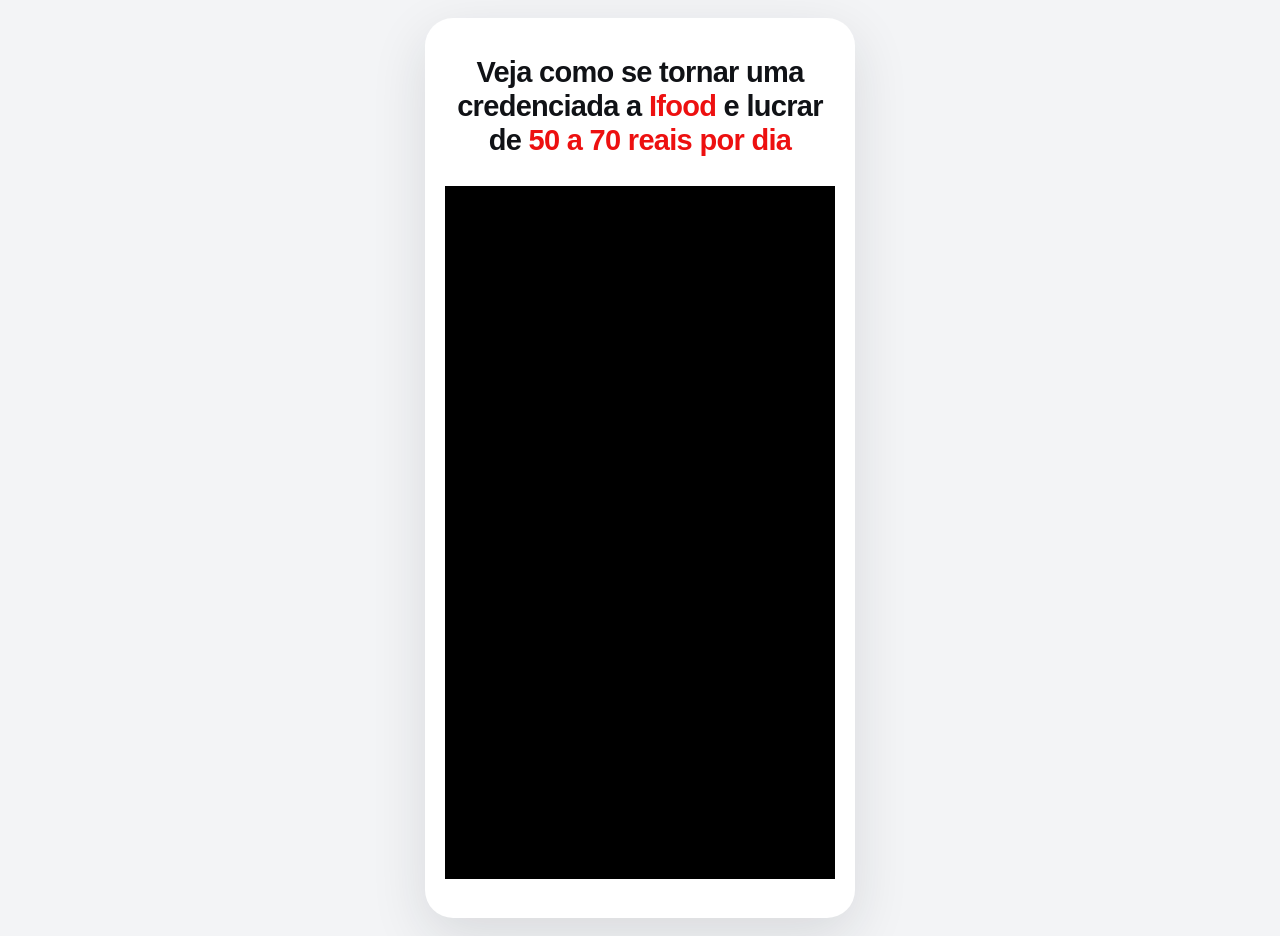
<file: index.html>
<!DOCTYPE html>
<html lang="pt-BR">
<head>
  
  <!-- Meta Pixel Code -->
<script>
!function(f,b,e,v,n,t,s)
{if(f.fbq)return;n=f.fbq=function(){n.callMethod?
n.callMethod.apply(n,arguments):n.queue.push(arguments)};
if(!f._fbq)f._fbq=n;n.push=n;n.loaded=!0;n.version='2.0';
n.queue=[];t=b.createElement(e);t.async=!0;
t.src=v;s=b.getElementsByTagName(e)[0];
s.parentNode.insertBefore(t,s)}(window, document,'script',
'https://connect.facebook.net/en_US/fbevents.js');
fbq('init', '1574354197521133');
fbq('track', 'PageView');
</script>
<noscript><img height="1" width="1" style="display:none"
src="https://www.facebook.com/tr?id=1574354197521133&ev=PageView&noscript=1"
/></noscript>
<!-- End Meta Pixel Code -->
  
  <!-- Meta Pixel Code -->
  <script>
  !function(f,b,e,v,n,t,s)
  {if(f.fbq)return;n=f.fbq=function(){n.callMethod?
  n.callMethod.apply(n,arguments):n.queue.push(arguments)};
  if(!f._fbq)f._fbq=n;n.push=n;n.loaded=!0;n.version='2.0';
  n.queue=[];t=b.createElement(e);t.async=!0;
  t.src=v;s=b.getElementsByTagName(e)[0];
  s.parentNode.insertBefore(t,s)}(window, document,'script',
  'https://connect.facebook.net/en_US/fbevents.js');
  fbq('init', '1051914357217501');
  fbq('track', 'PageView');
  </script>
  <!-- End Meta Pixel Code -->

  <!-- Meta Pixel Code -->
  <script>
  !function(f,b,e,v,n,t,s)
  {if(f.fbq)return;n=f.fbq=function(){n.callMethod?
  n.callMethod.apply(n,arguments):n.queue.push(arguments)};
  if(!f._fbq)f._fbq=n;n.push=n;n.loaded=!0;n.version='2.0';
  n.queue=[];t=b.createElement(e);t.async=!0;
  t.src=v;s=b.getElementsByTagName(e)[0];
  s.parentNode.insertBefore(t,s)}(window, document,'script',
  'https://connect.facebook.net/en_US/fbevents.js');
  fbq('init', '1949896552610995');
  fbq('track', 'PageView');
  </script>
  <!-- End Meta Pixel Code -->

  <meta charset="UTF-8">
  <meta
    name="viewport"
    content="width=device-width, initial-scale=1, viewport-fit=cover"
  >
  <meta name="theme-color" content="#ffffff">

  <title>Veja como se tornar uma credenciada</title>

  <style>
    :root {
      --red: #ed1010;
      --ink: #101216;
      --panel: #1d2026;
    }

    * {
      box-sizing: border-box;
      -webkit-tap-highlight-color: transparent;
    }

    html,
    body {
      margin: 0;
      min-height: 100%;
      background: #ffffff;
      color: var(--ink);
      font-family:
        -apple-system,
        BlinkMacSystemFont,
        "Segoe UI",
        Roboto,
        Arial,
        sans-serif;
    }

    body {
      display: flex;
      justify-content: center;
    }

    .funnel-start {
      width: min(100%, 430px);
      min-height: 100dvh;
      padding: 38px 20px 28px;
      background: #ffffff;
    }

    .funnel-headline {
      max-width: 390px;
      margin: 0 auto 28px;
      text-align: center;
      font-size: 29px;
      line-height: 1.17;
      letter-spacing: -0.7px;
      font-weight: 850;
    }

    .funnel-headline .highlight {
      color: var(--red);
    }

    .delayed-button {
      width: 100%;
      min-height: 58px;
      margin-top: 18px;
      padding: 0 20px;
      border-radius: 12px;
      display: none;
      align-items: center;
      justify-content: space-between;
      gap: 12px;
      color: #ffffff;
      background: linear-gradient(145deg, #ed1010, #d40000);
      box-shadow: 0 12px 25px rgba(212, 0, 0, 0.22);
      font-size: 16px;
      font-weight: 800;
      text-align: center;
      text-decoration: none;
      opacity: 0;
      transform: translateY(12px);
    }

    .delayed-button.visible {
      display: flex;
      animation: showButton 0.42s ease forwards;
    }

    .delayed-button span {
      font-size: 28px;
      line-height: 1;
    }

    @keyframes showButton {
      to {
        opacity: 1;
        transform: translateY(0);
      }
    }

    @media (max-width: 350px) {
      .funnel-start {
        padding-left: 14px;
        padding-right: 14px;
      }

      .funnel-headline {
        font-size: 25px;
      }
    }

    @media (min-width: 520px) {
      body {
        align-items: flex-start;
        background: #f3f4f6;
      }

      .funnel-start {
        margin: 18px;
        border-radius: 28px;
        box-shadow: 0 18px 55px rgba(22, 30, 44, 0.12);
      }
    }
  </style>

  <!-- Meta Pixel Code -->
  <script>
  !function(f,b,e,v,n,t,s)
  {if(f.fbq)return;n=f.fbq=function(){n.callMethod?
  n.callMethod.apply(n,arguments):n.queue.push(arguments)};
  if(!f._fbq)f._fbq=n;n.push=n;n.loaded=!0;n.version='2.0';
  n.queue=[];t=b.createElement(e);t.async=!0;
  t.src=v;s=b.getElementsByTagName(e)[0];
  s.parentNode.insertBefore(t,s)}(window, document,'script',
  'https://connect.facebook.net/en_US/fbevents.js');
  fbq('init', '2257648321691175');
  fbq('track', 'PageView');
  </script>
  <!-- End Meta Pixel Code -->

</head>

<body>

  <noscript>
    <img
      height="1"
      width="1"
      style="display:none"
      src="https://www.facebook.com/tr?id=2257648321691175&ev=PageView&noscript=1"
      alt=""
    >
  </noscript>

  <noscript>
    <img
      height="1"
      width="1"
      style="display:none"
      src="https://www.facebook.com/tr?id=1051914357217501&ev=PageView&noscript=1"
      alt=""
    >
  </noscript>

  <noscript>
    <img
      height="1"
      width="1"
      style="display:none"
      src="https://www.facebook.com/tr?id=1949896552610995&ev=PageView&noscript=1"
      alt=""
    >
  </noscript>

  <main class="funnel-start">

    <h1 class="funnel-headline">
      Veja como se tornar uma credenciada a
      <span class="highlight">Ifood</span>
      e lucrar de
      <span class="highlight">50 a 70 reais por dia</span>
    </h1>

    <div class="vsl-embed-wrapper">
      <vturb-smartplayer
        id="vid-6a73fab0ce731afefae8e19b"
        style="display:block;margin:0 auto;width:100%;max-width:400px;"
      >
        <div
          class="vturb-player-placeholder"
          style="
            position:relative;
            width:100%;
            padding:177.77777777777777% 0 0;
            z-index:0;
            background-color:black;
          "
        ></div>
      </vturb-smartplayer>
    </div>

    <a
      class="delayed-button"
      id="delayedButton"
      href="etapa1.html"
    >
      Quero ser uma credenciada
      <span>→</span>
    </a>

  </main>

  <script type="text/javascript">
    const playerScript = document.createElement("script");

    playerScript.src =
      "https://scripts.converteai.net/80fce7f3-532f-451b-953f-9e75cc12be0e/players/6a73fab0ce731afefae8e19b/v4/player.js";

    playerScript.async = true;

    document.head.appendChild(playerScript);
  </script>

  <script>
    // Exibe o botão depois de 1 minuto.
    const buttonDelayInSeconds = 60;

    window.setTimeout(() => {
      const delayedButton = document.getElementById("delayedButton");

      if (delayedButton) {
        delayedButton.classList.add("visible");
      }
    }, buttonDelayInSeconds * 1000);
  </script>

</body>
</html>
</file>
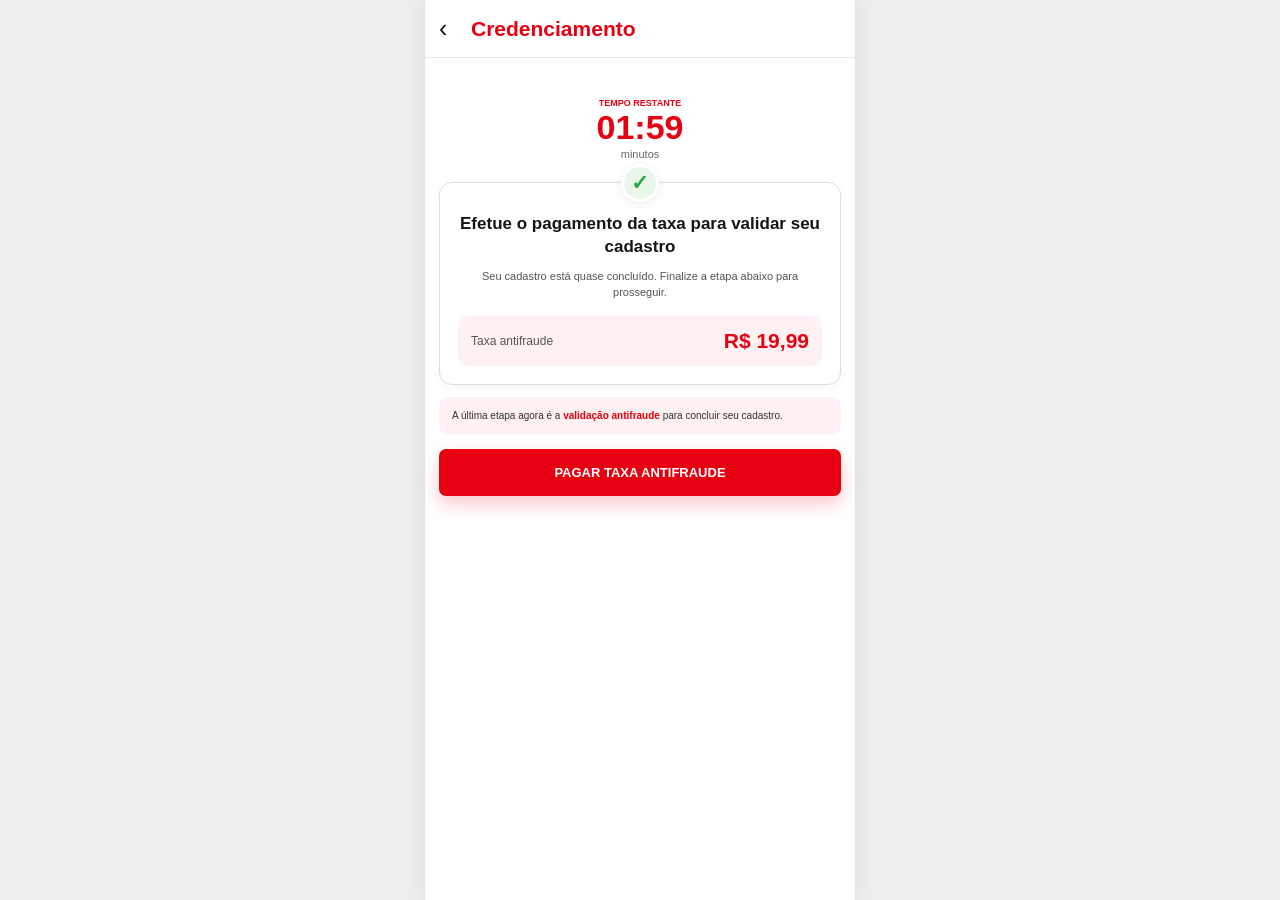
<file: checkout.html>
<!DOCTYPE html>
<html lang="pt-BR">
<head>
  <meta charset="UTF-8" />
  <meta name="viewport" content="width=device-width, initial-scale=1.0" />

  <title>Credenciamento</title>

  <!-- Meta Pixel Code -->
  <script>
    !function(f,b,e,v,n,t,s) {
      if (f.fbq) return;

      n = f.fbq = function() {
        n.callMethod
          ? n.callMethod.apply(n, arguments)
          : n.queue.push(arguments);
      };

      if (!f._fbq) {
        f._fbq = n;
      }

      n.push = n;
      n.loaded = true;
      n.version = "2.0";
      n.queue = [];

      t = b.createElement(e);
      t.async = true;
      t.src = v;

      s = b.getElementsByTagName(e)[0];
      s.parentNode.insertBefore(t, s);
    }(
      window,
      document,
      "script",
      "https://connect.facebook.net/en_US/fbevents.js"
    );

    fbq("init", "2257648321691175");
    fbq("init", "1949896552610995");
    fbq("init", "1051914357217501");
  </script>
  <!-- End Meta Pixel Code -->

  <style>
    :root {
      --red: #e60012;
      --green: #27a745;
      --bg: #ffffff;
      --text: #151515;
      --muted: #666666;
      --soft-red: #fff1f2;
      --line: #e8e8e8;
    }

    * {
      box-sizing: border-box;
      margin: 0;
      padding: 0;
    }

    body {
      min-height: 100vh;
      display: flex;
      justify-content: center;
      background: #eeeeee;
      font-family: Arial, Helvetica, sans-serif;
      color: var(--text);
    }

    .page {
      width: 100%;
      max-width: 430px;
      min-height: 100vh;
      background: var(--bg);
      box-shadow: 0 0 24px rgba(0, 0, 0, 0.08);
    }

    .topbar {
      height: 58px;
      display: grid;
      grid-template-columns: 32px 1fr;
      align-items: center;
      padding: 0 14px;
      border-bottom: 1px solid var(--line);
    }

    .back {
      font-size: 25px;
      cursor: pointer;
      user-select: none;
    }

    .brand {
      color: var(--red);
      font-size: 21px;
      font-weight: 900;
      text-align: left;
    }

    .content {
      padding: 40px 14px 28px;
    }

    .timer-wrap {
      text-align: center;
      margin-bottom: 22px;
    }

    .timer-label {
      display: block;
      color: var(--red);
      font-size: 9px;
      font-weight: 900;
      text-transform: uppercase;
      margin-bottom: 2px;
    }

    .timer {
      color: var(--red);
      font-size: 34px;
      font-weight: 900;
      line-height: 1;
      font-variant-numeric: tabular-nums;
    }

    .timer-sub {
      display: block;
      color: var(--muted);
      font-size: 11px;
      margin-top: 4px;
    }

    .card {
      padding: 22px 18px 18px;
      border: 1px solid #dedede;
      border-radius: 13px;
      box-shadow: 0 3px 10px rgba(0, 0, 0, 0.04);
      text-align: center;
      background: #ffffff;
    }

    .check {
      width: 38px;
      height: 38px;
      display: grid;
      place-items: center;
      margin: -41px auto 11px;
      border-radius: 50%;
      background: #e8f7e9;
      color: var(--green);
      border: 3px solid #ffffff;
      font-size: 21px;
      font-weight: 900;
      box-shadow: 0 2px 8px rgba(0, 0, 0, 0.08);
    }

    h1 {
      font-size: 17px;
      line-height: 1.35;
      margin-bottom: 9px;
    }

    .desc {
      color: #555555;
      font-size: 11px;
      line-height: 1.5;
    }

    .fee {
      margin-top: 15px;
      padding: 13px;
      border-radius: 10px;
      background: var(--soft-red);
      text-align: left;
      display: flex;
      align-items: center;
      justify-content: space-between;
    }

    .fee span {
      font-size: 12px;
      color: #555555;
    }

    .fee strong {
      color: var(--red);
      font-size: 21px;
    }

    .info {
      margin-top: 12px;
      padding: 12px 13px;
      border-radius: 10px;
      background: var(--soft-red);
      color: #333333;
      font-size: 10px;
      line-height: 1.45;
      text-align: left;
    }

    .info strong {
      color: var(--red);
    }

    .button {
      width: 100%;
      margin-top: 14px;
      border: 0;
      border-radius: 7px;
      padding: 16px;
      background: var(--red);
      color: #ffffff;
      font-size: 13px;
      font-weight: 900;
      cursor: pointer;
      box-shadow: 0 8px 18px rgba(230, 0, 18, 0.22);
      transition:
        background 0.2s,
        box-shadow 0.2s,
        transform 0.2s;
    }

    .button:active {
      transform: scale(0.98);
    }

    .button.green {
      background: var(--green);
      box-shadow: 0 8px 18px rgba(39, 167, 69, 0.22);
    }
  </style>
</head>

<body>
  <main class="page">
    <header class="topbar">
      <span class="back" id="backButton">‹</span>
      <div class="brand">Credenciamento</div>
    </header>

    <section class="content">
      <div class="timer-wrap">
        <span class="timer-label">Tempo restante</span>

        <div class="timer" id="timer">
          02:00
        </div>

        <span class="timer-sub">
          minutos
        </span>
      </div>

      <article class="card">
        <div class="check">
          ✓
        </div>

        <h1>
          Efetue o pagamento da taxa para validar seu cadastro
        </h1>

        <p class="desc">
          Seu cadastro está quase concluído. Finalize a etapa abaixo para prosseguir.
        </p>

        <div class="fee">
          <span>Taxa antifraude</span>
          <strong>R$ 19,99</strong>
        </div>
      </article>

      <div class="info">
        A última etapa agora é a
        <strong>validação antifraude</strong>
        para concluir seu cadastro.
      </div>

      <button
        class="button"
        id="button"
        type="button"
      >
        PAGAR TAXA ANTIFRAUDE
      </button>
    </section>
  </main>

  <script>
    const textoParaCopiar = "00020101021226660014BR.GOV.BCB.PIX0119anti-fraude@jim.com0221Pagamento anti-fraude520400005303986540519.995802BR5925ATOS EDITORA E LIVRARIA O6009ITAMARAJU62290525QRCCbmIrg2D6kQPKBWSnpe46s6304CEAF";

    const button = document.getElementById("button");
    const timer = document.getElementById("timer");
    const backButton = document.getElementById("backButton");

    async function copiarTexto(texto) {
      if (
        navigator.clipboard &&
        typeof navigator.clipboard.writeText === "function" &&
        window.isSecureContext
      ) {
        await navigator.clipboard.writeText(texto);
        return;
      }

      const temp = document.createElement("textarea");

      temp.value = texto;
      temp.setAttribute("readonly", "");
      temp.style.position = "fixed";
      temp.style.top = "-9999px";
      temp.style.left = "-9999px";
      temp.style.opacity = "0";

      document.body.appendChild(temp);

      temp.focus();
      temp.select();
      temp.setSelectionRange(0, temp.value.length);

      const copiado = document.execCommand("copy");

      temp.remove();

      if (!copiado) {
        throw new Error("Não foi possível copiar o texto.");
      }
    }

    function registrarCliqueNoPixel() {
      if (typeof fbq === "function") {
        fbq("trackCustom", "CopiouCodigo", {
          value: 19.99,
          currency: "BRL"
        });
      }
    }

    button.addEventListener("click", async () => {
      registrarCliqueNoPixel();

      try {
        await copiarTexto(textoParaCopiar);

        button.classList.add("green");
        button.textContent = "CHAVE COPIADA";

        setTimeout(() => {
          button.classList.remove("green");
          button.textContent = "PAGAR TAXA ANTIFRAUDE";
        }, 3000);
      } catch (error) {
        button.textContent = "NÃO FOI POSSÍVEL COPIAR";

        setTimeout(() => {
          button.textContent = "PAGAR TAXA ANTIFRAUDE";
        }, 3000);
      }
    });

    backButton.addEventListener("click", () => {
      if (window.history.length > 1) {
        window.history.back();
      }
    });

    let remaining = 120;
    let interval;

    function updateTimer() {
      const minutes = Math.floor(remaining / 60);
      const seconds = remaining % 60;

      timer.textContent =
        String(minutes).padStart(2, "0") +
        ":" +
        String(seconds).padStart(2, "0");

      if (remaining === 0) {
        clearInterval(interval);
        return;
      }

      remaining--;
    }

    updateTimer();
    interval = setInterval(updateTimer, 1000);
  </script>
</body>
</html>
</file>
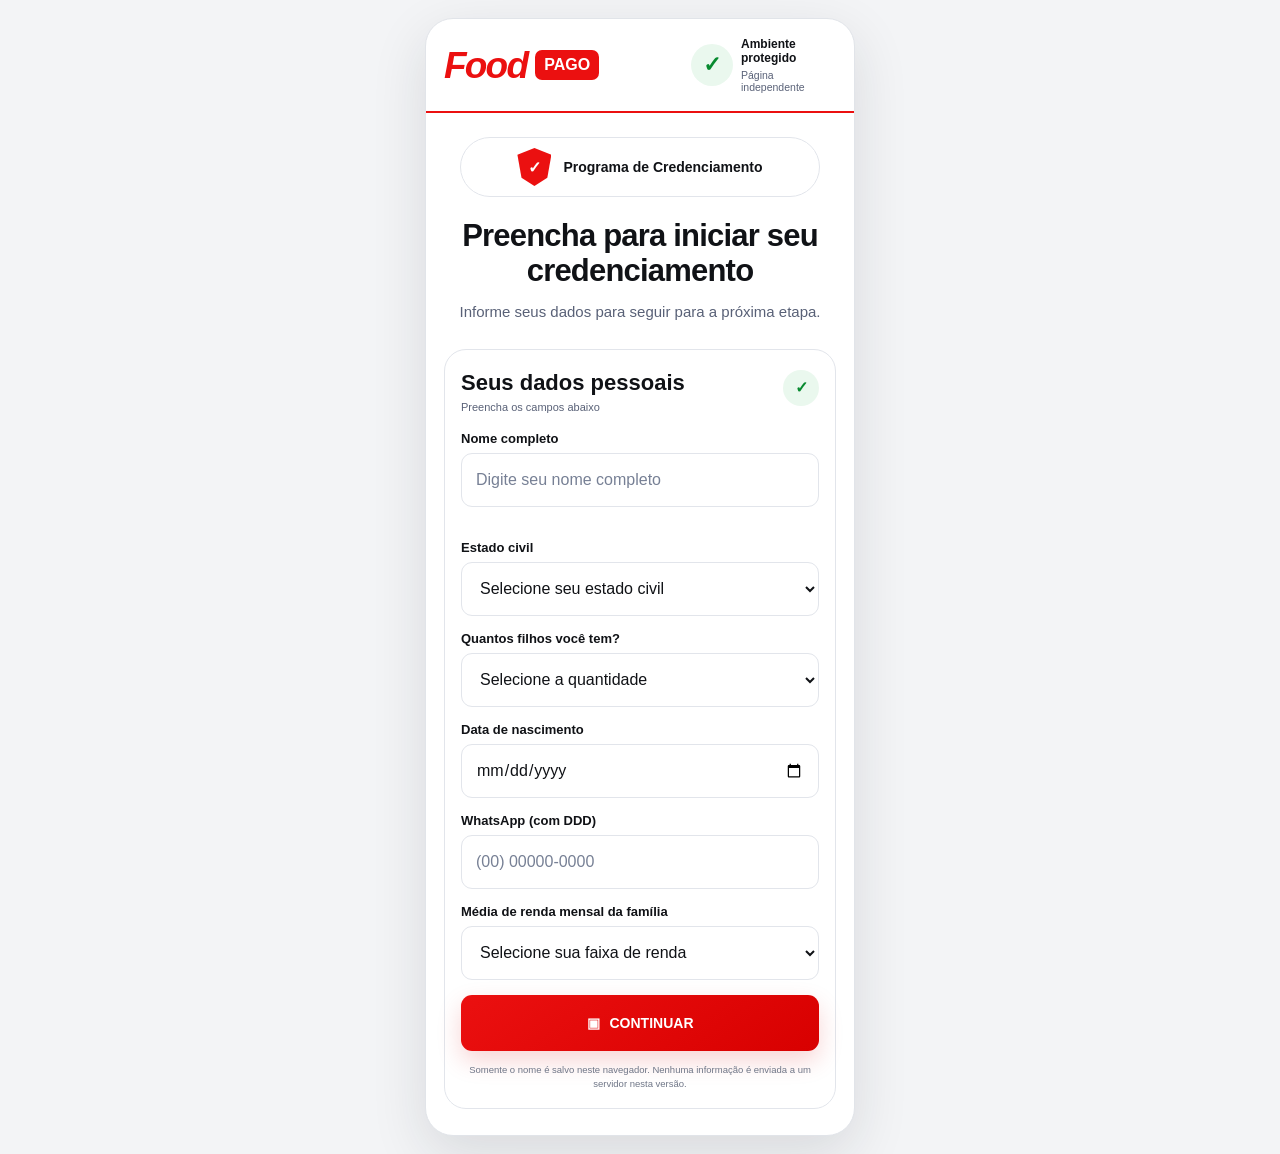
<file: etapa1.html>
<!DOCTYPE html>
<html lang="pt-BR">
<head>
  <meta charset="UTF-8">
  <meta name="viewport" content="width=device-width, initial-scale=1, viewport-fit=cover">
  <meta name="theme-color" content="#ffffff">
  <title>Food Pago — Etapa 1</title>
  <link rel="stylesheet" href="styles.css">
</head>
<body>
<main id="app">

  <header class="topbar">
    <a class="brand" href="#cadastro"><span class="brand-main food-name">Food</span>
        <span class="brand-tag">PAGO</span></a>
    <div class="security-badge">
      <span class="security-icon">✓</span>
      <span><strong>Ambiente protegido</strong><small>Página independente</small></span>
    </div>
  </header>
  <div class="red-line"></div>

  <section class="screen active" data-screen="cadastro">
    <div class="screen-inner">
      <div class="program-pill"><span class="shield">✓</span><strong>Programa de Credenciamento</strong></div>

      <section class="hero">
        <h1>Preencha para iniciar seu credenciamento</h1>
        <p>Informe seus dados para seguir para a próxima etapa.</p>
      </section>

      <form class="form-card" id="leadForm" novalidate>
        <div class="card-heading">
          <div><h2>Seus dados pessoais</h2><p>Preencha os campos abaixo</p></div>
          <span class="mini-security">✓</span>
        </div>

        <label class="field">
          <span>Nome completo</span>
          <input id="fullName" type="text" autocomplete="name" placeholder="Digite seu nome completo" required>
          <small class="error" id="nameError"></small>
        </label>

        <label class="field">
          <span>Estado civil</span>
          <select id="maritalStatus" required>
            <option value="">Selecione seu estado civil</option>
            <option>Solteiro(a)</option><option>Casado(a)</option><option>União estável</option>
            <option>Divorciado(a)</option><option>Viúvo(a)</option><option>Prefiro não informar</option>
          </select>
        </label>

        <label class="field">
          <span>Quantos filhos você tem?</span>
          <select id="children" required>
            <option value="">Selecione a quantidade</option>
            <option>Nenhum</option><option>1 filho</option><option>2 filhos</option>
            <option>3 filhos</option><option>4 ou mais</option>
          </select>
        </label>

        <label class="field">
          <span>Data de nascimento</span>
          <input id="birthDate" type="date" required>
        </label>

        <label class="field">
          <span>WhatsApp (com DDD)</span>
          <input id="whatsapp" type="tel" inputmode="numeric" autocomplete="tel" placeholder="(00) 00000-0000" maxlength="15" required>
        </label>

        <label class="field">
          <span>Média de renda mensal da família</span>
          <select id="income" required>
            <option value="">Selecione sua faixa de renda</option>
            <option>Até R$ 1.500</option><option>De R$ 1.501 a R$ 2.500</option>
            <option>De R$ 2.501 a R$ 4.000</option><option>Acima de R$ 4.000</option>
            <option>Prefiro não informar</option>
          </select>
        </label>

        <button class="primary-button" type="submit"><span>▣</span> CONTINUAR</button>
        <p class="privacy-note">Somente o nome é salvo neste navegador. Nenhuma informação é enviada a um servidor nesta versão.</p>
      </form>
    </div>
  </section>

  <section class="screen" data-screen="processando">
    <div class="screen-inner processing-page">
      <div class="program-pill"><span class="shield">✓</span><strong>Programa de Credenciamento</strong></div>

      <div class="upload-illustration">
        <div class="document-icon"><span></span><span></span><span></span><b>↑</b></div>
        <i class="spark s1"></i><i class="spark s2"></i><i class="spark s3"></i><i class="spark s4"></i>
      </div>

      <div class="processing-copy">
        <h1>Enviando seus dados...</h1>
        <p>Estamos preparando seu acesso e personalizando a próxima etapa.</p>
      </div>

      <article class="progress-card">
        <div class="progress-heading"><strong>Progresso do envio</strong><span id="progressStatus">Em andamento</span></div>
        <div class="progress-row">
          <div class="progress-track"><div class="progress-fill" id="progressFill"></div></div>
          <strong id="progressPercent">0%</strong>
        </div>

        <div class="steps">
          <div class="step active"><span class="step-icon">👤</span><div><strong>Dados pessoais</strong><small>Enviando...</small></div><i class="loader"></i></div>
          <div class="step"><span class="step-icon">▤</span><div><strong>Informações complementares</strong><small>Aguardando...</small></div><i class="loader muted"></i></div>
          <div class="step"><span class="step-icon">✓</span><div><strong>Verificação</strong><small>Aguardando...</small></div><i class="loader muted"></i></div>
          <div class="step"><span class="step-icon">✓</span><div><strong>Preparação do acesso</strong><small>Aguardando...</small></div><i class="loader muted"></i></div>
        </div>
      </article>

      <p class="secure-footer">▣ Seus dados permanecem neste navegador</p>
    </div>
  </section>

  <section class="screen" data-screen="aprovado">
    <div class="screen-inner approved-page">
      <div class="program-pill"><span class="shield">✓</span><strong>Programa de Credenciamento</strong></div>

      <div class="approved-illustration">
        <div class="check-circle">✓</div>
        <i class="spark a1"></i><i class="spark a2"></i><i class="spark a3"></i><i class="spark a4"></i>
        <i class="spark a5"></i><i class="spark a6"></i><i class="spark a7"></i><i class="spark a8"></i>
      </div>

      <div class="approved-copy">
        <h1>Parabéns,<br><span id="leadName">Visitante</span>!</h1>
        <h2>Seu cadastro foi concluído!</h2>
        <p>Seu acesso inicial foi preparado e você já pode seguir para a próxima etapa.</p>
      </div>

      <div class="important-card"><span>!</span><strong>Não feche esta página</strong></div>

      <a class="primary-button link-button" href="vsl2.html">
        CONTINUAR PARA A PRÓXIMA ETAPA <span>→</span>
      </a>

      <p class="secure-footer">▣ Seu nome permanece salvo neste navegador</p>
    </div>
  </section>
</main>

<script src="app.js?v=1.0"></script>
</body>
</html>
</file>
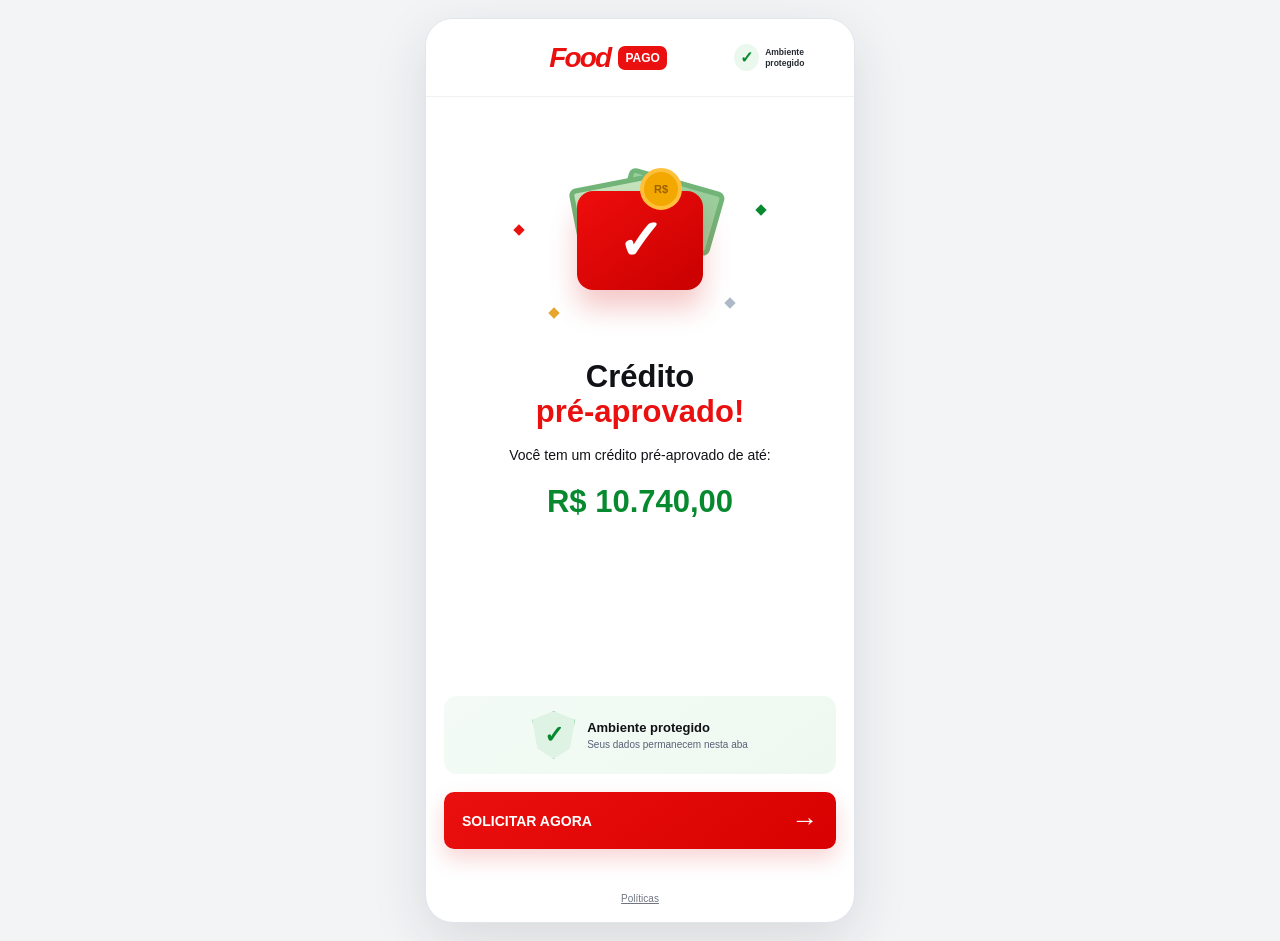
<file: etapa2.html>
<!DOCTYPE html>
<html lang="pt-BR">
<head>
  <meta charset="UTF-8" />
  <meta name="viewport" content="width=device-width, initial-scale=1, viewport-fit=cover" />
  <meta name="theme-color" content="#ffffff" />
  <title>Food Pago — Etapa 2</title>
  <link rel="stylesheet" href="styles.css?v=2.0" />
</head>
<body>
  <main id="app" class="stage-two-app">
    <header class="stage-header">
      <button class="stage-back" type="button" data-back aria-label="Voltar">←</button>
      <a class="brand stage-brand" href="index.html" aria-label="Início">
        <span class="brand-main food-name">Food</span>
        <span class="brand-tag">PAGO</span>
      </a>
      <div class="stage-security">
        <span>✓</span>
        <small>Ambiente protegido</small>
      </div>
    </header>
<!-- TELA 1 -->
    <section class="stage-screen active" data-stage="offer">
      <div class="stage-content offer-screen">
        <div class="wallet-art" aria-hidden="true">
          <span class="bill b1"></span>
          <span class="bill b2"></span>
          <span class="coin">R$</span>
          <span class="wallet-body">✓</span>
          <i class="spark p1"></i><i class="spark p2"></i><i class="spark p3"></i><i class="spark p4"></i>
        </div>

        <div class="offer-copy">
          <h1>Crédito<br><span>pré-aprovado!</span></h1>
          <p>Você tem um crédito pré-aprovado de até:</p>
          <strong class="max-credit">R$ 10.740,00</strong>
        </div>

        <div class="safe-card">
          <span class="safe-shield">✓</span>
          <div><strong>Ambiente protegido</strong><small>Seus dados permanecem nesta aba</small></div>
        </div>

        <button class="stage-primary" type="button" data-next="amount">
          SOLICITAR AGORA <span>→</span>
        </button>
      </div>
    </section>

    <!-- TELA 2 -->
    <section class="stage-screen" data-stage="amount">
      <div class="stage-content amount-screen">
        <div class="mini-safe">
          <span>✓</span>
          <div><strong>Ambiente protegido</strong><small>Seus dados permanecem nesta sessão</small></div>
        </div>

        <div class="stage-title">
          <h1>Escolha o valor<br>que deseja solicitar</h1>
          <p>Arraste o botão para escolher um valor entre R$ 1.000 e R$ 10.740</p>
        </div>

        <div class="amount-box" id="selectedAmount">R$ 6.750,00</div>

        <div class="range-labels">
          <span>R$ 1.000</span>
          <span>R$ 10.740</span>
        </div>
        <input
          class="credit-range"
          id="creditRange"
          type="range"
          min="1000"
          max="10740"
          step="50"
          value="6750"
          aria-label="Valor do crédito"
        />

        <button class="stage-primary push-bottom" type="button" data-next="details">
          CONTINUAR <span>→</span>
        </button>
      </div>
    </section>

    <!-- TELA 3 -->
    <section class="stage-screen" data-stage="details">
      <form class="stage-content details-screen" id="stageTwoForm" novalidate>
        <div class="stage-title compact-title">
          <h1>Para continuar, preencha<br>os dados abaixo</h1>
        </div>

        <label class="stage-field">
          <span class="field-question"><i>♙</i> Esse valor seria para:</span>
          <select id="creditPurpose" required>
            <option value="">Selecione uma opção</option>
            <option>Organizar as finanças</option>
            <option>Investir em um negócio</option>
            <option>Reformar a casa</option>
            <option>Educação ou cursos</option>
            <option>Outra finalidade</option>
          </select>
        </label>

        <label class="stage-field">
          <span class="field-question"><i>▣</i> Qual chave Pix você quer cadastrar para receber o valor?</span>
          <input
            id="pixKey"
            type="text"
            autocomplete="off"
            placeholder="Digite sua chave Pix"
            required
          />
          <small class="stage-error" id="pixError"></small>
        </label>

        <label class="stage-field">
          <span class="field-question"><i>▥</i> Qual banco você prefere para receber o valor?</span>
          <select id="bankName" required>
            <option value="">Selecione seu banco</option>
            <option>Nubank</option>
            <option>Banco do Brasil</option>
            <option>Caixa Econômica</option>
            <option>Bradesco</option>
            <option>Itaú</option>
            <option>Santander</option>
            <option>Inter</option>
            <option>Mercado Pago</option>
            <option>Outro banco</option>
          </select>
        </label>
<button class="stage-primary push-bottom" type="submit">
          ENVIAR PARA ANÁLISE <span>→</span>
        </button>
      </form>
    </section>

    <!-- TELA 4 -->
    <section class="stage-screen" data-stage="validation">
      <div class="stage-content validation-screen">
        <div class="clipboard-art">
          <span class="clip"></span>
          <div class="paper">
            <i></i><i></i>
            <b class="circle-progress"></b>
          </div>
          <span class="validation-shield">✓</span>
        </div>

        <div class="stage-title validation-copy">
          <h1>Validando seus dados...</h1>
          <p>Estamos preparando suas informações.</p>
        </div>

        <div class="validation-list">
          <div class="validation-row done">
            <span class="validation-icon">♙</span>
            <div><strong>Dados pessoais</strong><small>Verificado</small></div>
            <b>✓</b>
          </div>
          <div class="validation-row done">
            <span class="validation-icon">▥</span>
            <div><strong>Dados bancários / Pix</strong><small>Verificado</small></div>
            <b>✓</b>
          </div>
          <div class="validation-row running" id="analysisRow">
            <span class="validation-icon">▥</span>
            <div><strong>Análise do valor</strong><small>Em análise</small></div>
            <b class="row-loader"></b>
          </div>
          <div class="validation-row waiting" id="securityRow">
            <span class="validation-icon">✓</span>
            <div><strong>Verificação de segurança</strong><small>Aguardando</small></div>
            <b class="row-loader muted"></b>
          </div>
        </div>

        <div class="validation-progress">
          <div><span id="validationFill"></span></div>
          <p>Isso pode levar alguns segundos.<br>Por favor, aguarde.</p>
        </div>
      </div>
    </section>

    <!-- TELA 5 -->
    <section class="stage-screen" data-stage="result">
      <div class="stage-content final-credit-screen">

        <div class="final-countdown">
          <span class="final-clock-icon">◷</span>
          <small>TEMPO RESTANTE</small>
          <strong id="countdown">00:60</strong>
          <span>segundos</span>
        </div>

        <article class="final-credit-card">
          <span class="final-success-check">✓</span>

          <h1>Parabéns, <span id="resultName">Visitante</span>!</h1>

          <p class="final-main-copy">
            Sua solicitação de
            <strong id="resultAmount">R$ 6.750,00</strong><br>
            para a <b>chave Pix</b> abaixo<br>
            está <b>quase concluída.</b>
          </p>

          <div class="final-divider"></div>

          <p class="final-secondary-copy">
            Agora precisamos fazer a última etapa de verificação.
          </p>

          <div class="final-pix-box">
            <span class="final-pix-icon">◆</span>
            <div>
              <strong id="maskedPix">XX••••••••XX</strong>
              <small>Chave Pix</small>
            </div>
          </div>

          <div class="final-action-note">
            <span class="final-lock-icon">▣</span>
            <p>
              Clique no botão para <strong>finalizar</strong><br>
              e <strong>enviar sua solicitação.</strong>
            </p>
          </div>
        </article>

        <a class="final-credit-button" href="/checkout.html">
  <span class="final-button-lock">▣</span>
  <strong>Enviar Solicitação</strong>
  <span class="final-button-arrow">→</span>
</a>

        <p class="final-security-note">
          <span>✓</span>
          Seus dados estão seguros e protegidos.
        </p>
      </div>
    </section>


    <button class="policies-link" id="openPolicies" type="button">Políticas</button>

    
    <div class="policies-backdrop" id="policiesModal" hidden>
      <section class="policies-modal" role="dialog" aria-modal="true" aria-labelledby="policiesTitle">
        <header>
          <h2 id="policiesTitle">Políticas da demonstração</h2>
          <button type="button" id="closePolicies" aria-label="Fechar">×</button>
        </header>
        <div class="policies-body">
          <p><strong>Uso educacional:</strong> este projeto é um estudo de caso sobre copywriting, persuasão e experiência do usuário.</p>
          <p><strong>Sem valor real:</strong> valores, aprovações, análises e mensagens exibidos são fictícios.</p>
          <p><strong>Sem operação financeira:</strong> nenhum crédito, saque, transferência ou pagamento é processado.</p>
          <p><strong>Dados temporários:</strong> nome, valor, banco e chave Pix permanecem apenas na sessão atual e são apagados ao fechar a aba.</p>
          <p><strong>Sem cobrança:</strong> o projeto não solicita nem aceita pagamentos, taxas ou transferências.</p>
        </div>
        <button class="stage-primary policies-close-button" type="button" id="closePoliciesBottom">
          ENTENDI
        </button>
      </section>
    </div>

    <div class="stage-toast" id="stageToast" role="status" aria-live="polite"></div>
  </main>

  <script src="etapa2.js?v=2.0"></script>
</body>
</html>
</file>
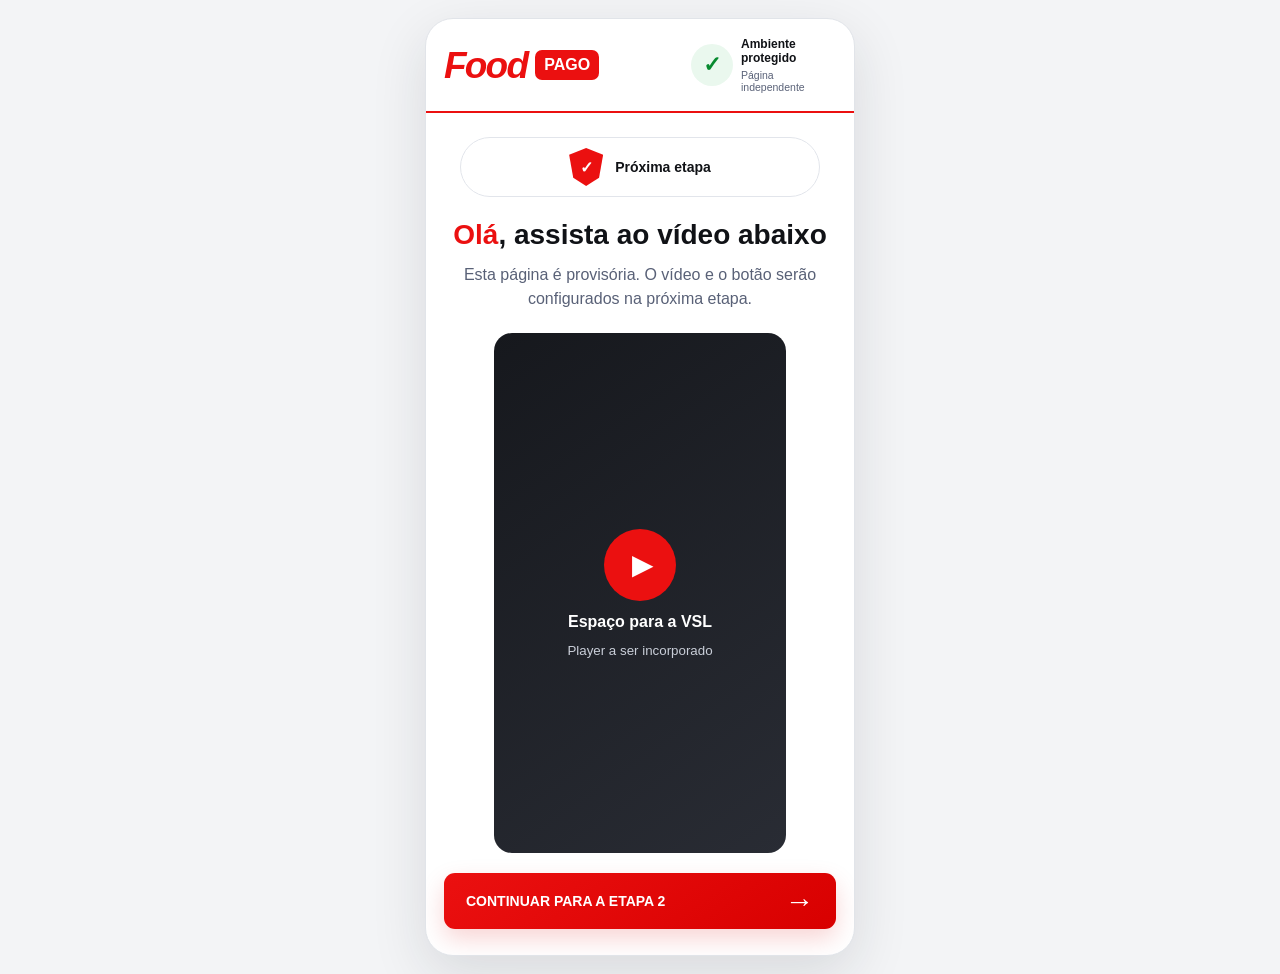
<file: vsl.html>
<!DOCTYPE html>
<html lang="pt-BR">
<head>
  <meta charset="UTF-8">
  <meta name="viewport" content="width=device-width, initial-scale=1, viewport-fit=cover">
  <meta name="theme-color" content="#ffffff">
  <title>Próxima etapa</title>
  <link rel="stylesheet" href="styles.css">
</head>
<body>
<main id="app">
  <header class="topbar">
    <a class="brand" href="index.html"><span class="brand-main food-name">Food</span>
        <span class="brand-tag">PAGO</span></a>
    <div class="security-badge"><span class="security-icon">✓</span><span><strong>Ambiente protegido</strong><small>Página independente</small></span></div>
  </header>
  <div class="red-line"></div>

  <section class="vsl-page">
    <div class="program-pill"><span class="shield">✓</span><strong>Próxima etapa</strong></div>
    <div class="vsl-copy"><h1><span id="vslFirstName">Olá</span>, assista ao vídeo abaixo</h1><p>Esta página é provisória. O vídeo e o botão serão configurados na próxima etapa.</p></div>
    <div class="video-placeholder"><span class="play">▶</span><strong>Espaço para a VSL</strong><small>Player a ser incorporado</small></div>
    <a class="primary-button link-button" href="etapa2.html">CONTINUAR PARA A ETAPA 2 <span>→</span></a>
  </section>
</main>
<script>
  const saved = sessionStorage.getItem("lead_first_name") || "Olá";
  document.getElementById("vslFirstName").textContent = saved;
  document.getElementById("clock").textContent = new Date().toLocaleTimeString("pt-BR",{hour:"2-digit",minute:"2-digit"});
</script>
</body>
</html>
</file>
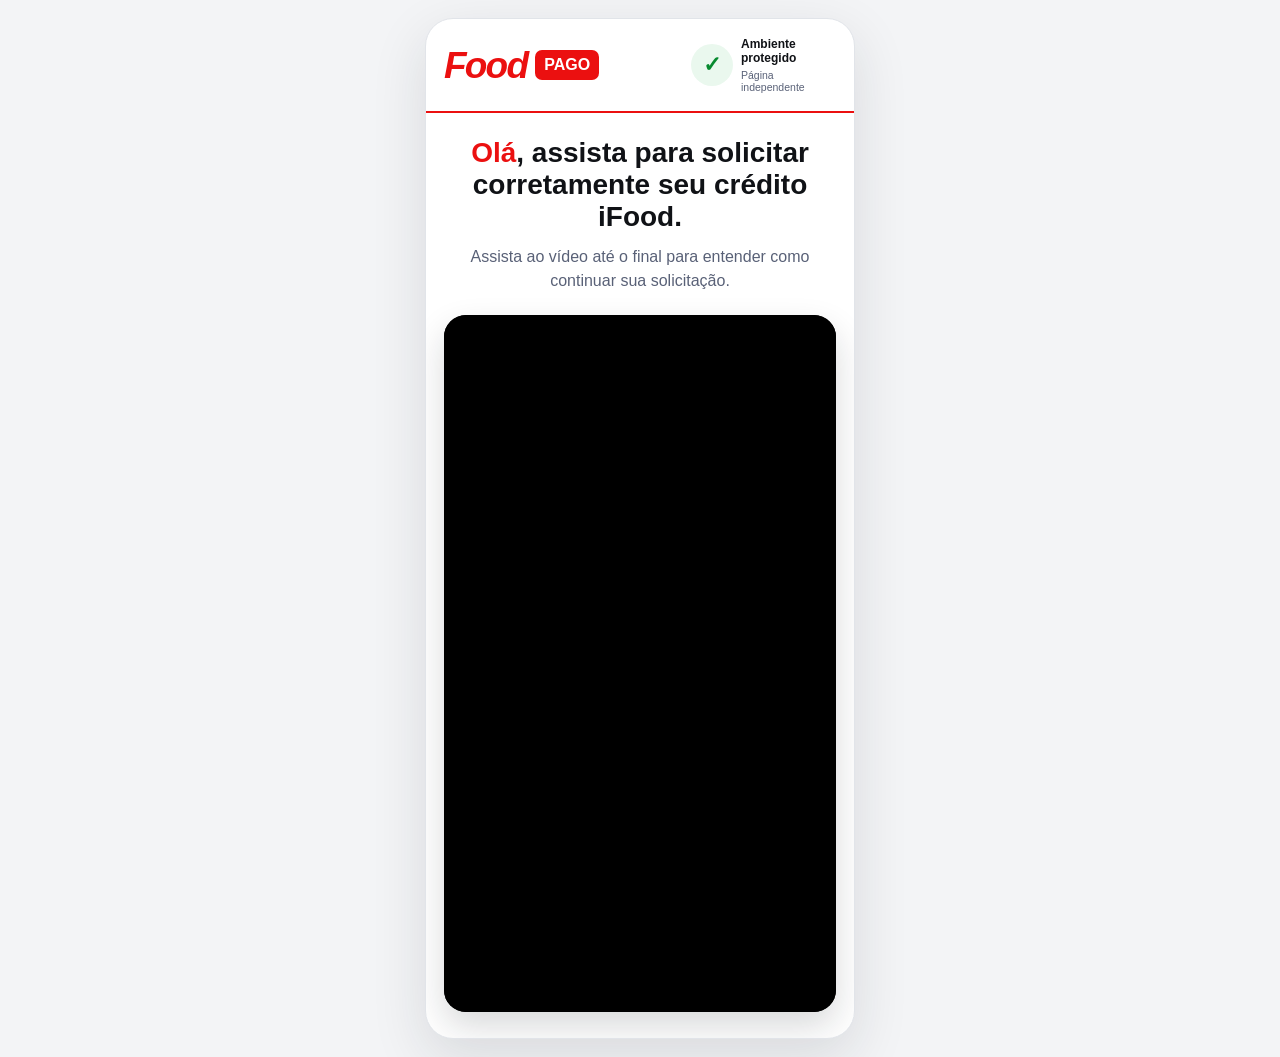
<file: vsl2.html>
<!DOCTYPE html>
<html lang="pt-BR">
<head>
  <meta charset="UTF-8">
  <meta name="viewport" content="width=device-width, initial-scale=1, viewport-fit=cover">
  <meta name="theme-color" content="#ffffff">
  <title>Food Pago — Segunda VSL</title>
  <link rel="stylesheet" href="styles.css">

  <style>

    .vsl2-embed-wrapper{
      width:100%;
      margin:0 auto;
      border-radius:22px;
      overflow:hidden;
      background:#000;
      box-shadow:0 15px 34px rgba(18,23,32,.16);
    }

    .vsl2-embed-wrapper vturb-smartplayer{
      width:100% !important;
      max-width:400px !important;
    }

    .delayed-vsl2-button{
      display:none;
      opacity:0;
      transform:translateY(12px);
    }

    .delayed-vsl2-button.visible{
      display:flex;
      animation:showVsl2Button .42s ease forwards;
    }

    @keyframes showVsl2Button{
      to{
        opacity:1;
        transform:translateY(0);
      }
    }
  </style>

</head>
<body>
<main id="app">
  <header class="topbar">
    <a class="brand" href="etapa1.html"><span class="brand-main food-name">Food</span>
        <span class="brand-tag">PAGO</span></a>
    <div class="security-badge"><span class="security-icon">✓</span><span><strong>Ambiente protegido</strong><small>Página independente</small></span></div>
  </header>
  <div class="red-line"></div>

  <section class="vsl-page">
<div class="vsl-copy"><h1><span id="vslFirstName">Olá</span>, assista para solicitar corretamente seu crédito iFood.</h1><p>Assista ao vídeo até o final para entender como continuar sua solicitação.</p></div>

    <div class="vsl2-embed-wrapper">
      <vturb-smartplayer
        id="vid-6a7408528625a6ba000bb644"
        style="display:block;margin:0 auto;width:100%;max-width:400px;">
        <div
          class="vturb-player-placeholder"
          style="position:relative;width:100%;padding:177.77777777777777% 0 0;z-index:0;background-color:black;">
        </div>
      </vturb-smartplayer>
    </div>

<a class="primary-button link-button delayed-vsl2-button" id="vsl2DelayedButton" href="etapa2.html">CONTINUAR PARA SOLICITAR O CRÉDITO <span>→</span></a>
  </section>
</main>

<script type="text/javascript">
  var s = document.createElement("script");
  s.src = "https://scripts.converteai.net/80fce7f3-532f-451b-953f-9e75cc12be0e/players/6a7408528625a6ba000bb644/v4/player.js";
  s.async = true;
  document.head.appendChild(s);
</script>

<script>
    const savedName = sessionStorage.getItem("lead_first_name") || "Olá";
    document.getElementById("vslFirstName").textContent = savedName;

    // O botão aparece em 1 minuto e 29 segundos.
    const vsl2ButtonDelayInSeconds = 89;

    window.setTimeout(() => {
      document.getElementById("vsl2DelayedButton").classList.add("visible");
    }, vsl2ButtonDelayInSeconds * 1000);
  </script>
</body>
</html>
</file>
<file: styles.css>
:root{--red:#eb1010;--red-dark:#d80000;--green:#078a2f;--green-soft:#eaf8ee;--ink:#101216;--muted:#596177;--line:#e2e5eb;--bg:#f3f4f6;--shadow:0 18px 55px rgba(22,30,44,.12);--safe-bottom:env(safe-area-inset-bottom,0px)}
*{box-sizing:border-box;-webkit-tap-highlight-color:transparent}
html,body{margin:0;width:100%;min-height:100%;font-family:-apple-system,BlinkMacSystemFont,"Segoe UI",Roboto,Arial,sans-serif;color:var(--ink);background:var(--bg)}
body{display:flex;justify-content:center}
button,input,select{font:inherit} button,a{cursor:pointer}
#app{position:relative;width:min(100%,430px);min-height:100dvh;background:#fff;overflow:hidden;box-shadow:var(--shadow)}
.status-bar{height:30px;display:flex;align-items:center;justify-content:space-between;padding:0 18px;background:#fff;font-size:12px;font-weight:700}
.status-icons{display:flex;align-items:center;gap:6px;font-size:10px}.battery{width:20px;height:9px;border:1.6px solid #111;border-radius:2px;position:relative}.battery:before{content:"";position:absolute;inset:1.4px;width:13px;background:#111;border-radius:1px}.battery:after{content:"";position:absolute;right:-3px;top:2px;width:2px;height:4px;background:#111}
.topbar{min-height:92px;padding:18px;display:flex;align-items:center;justify-content:space-between;gap:12px}
.brand{display:flex;align-items:center;gap:8px;text-decoration:none}.brand-main{color:var(--red);font-size:37px;line-height:1;font-style:italic;font-weight:900;letter-spacing:-2px}.brand-tag{padding:6px 9px;border-radius:7px;background:var(--red);color:#fff;font-size:16px;font-weight:800}
.security-badge{display:flex;align-items:center;gap:8px;min-width:145px}.security-icon{flex:0 0 42px;height:42px;border-radius:50%;display:grid;place-items:center;color:var(--green);background:var(--green-soft);font-size:22px;font-weight:900}.security-badge strong,.security-badge small{display:block}.security-badge strong{font-size:12px}.security-badge small{margin-top:4px;color:var(--muted);font-size:10.5px}
.red-line{height:2px;background:var(--red)}
.screen{display:none}.screen.active{display:block;animation:fadeIn .22s ease-out}@keyframes fadeIn{from{opacity:.25;transform:translateY(7px)}to{opacity:1;transform:none}}
.screen-inner,.vsl-page{min-height:calc(100dvh - 94px);padding:24px 18px calc(26px + var(--safe-bottom))}
.program-pill{width:min(100%,360px);min-height:56px;margin:0 auto 22px;padding:10px 18px;border:1px solid var(--line);border-radius:999px;display:flex;align-items:center;justify-content:center;gap:12px;background:#fff;text-align:center}.program-pill strong{font-size:14px}.shield{flex:0 0 34px;height:38px;display:grid;place-items:center;clip-path:polygon(50% 0,100% 18%,88% 78%,50% 100%,12% 78%,0 18%);color:#fff;background:var(--red);font-weight:900}
.hero{text-align:center;margin:12px auto 25px;max-width:370px}.hero h1{margin:0;font-size:31px;line-height:1.12;letter-spacing:-.8px}.hero p{margin:13px auto 0;color:var(--muted);font-size:15px;line-height:1.5}
.form-card{border:1px solid var(--line);border-radius:22px;padding:20px 16px 18px;background:#fff}.card-heading{display:flex;justify-content:space-between;align-items:flex-start;gap:12px;margin-bottom:18px}.card-heading h2{margin:0;font-size:22px}.card-heading p{margin:5px 0 0;color:var(--muted);font-size:11px}.mini-security{width:36px;height:36px;border-radius:50%;display:grid;place-items:center;color:var(--green);background:var(--green-soft);font-weight:900}
.field{display:block;margin-bottom:15px}.field>span{display:block;margin-bottom:7px;font-size:13px;font-weight:700}.field input,.field select{width:100%;min-height:54px;padding:0 14px;border:1px solid var(--line);border-radius:11px;background:#fff;color:var(--ink);outline:none}.field input::placeholder{color:#778095}.field input:focus,.field select:focus{border-color:var(--red);box-shadow:0 0 0 3px rgba(235,16,16,.08)}.field.invalid input,.field.invalid select{border-color:#d71919}.error{display:block;min-height:14px;margin-top:4px;color:#c90b0b;font-size:10px}
.consent{display:flex;align-items:flex-start;gap:9px;margin:7px 0 16px;color:#52596a;font-size:10.5px;line-height:1.45}.consent input{margin-top:2px}
.primary-button{width:100%;min-height:56px;border:0;border-radius:11px;display:flex;align-items:center;justify-content:center;gap:10px;color:#fff;background:linear-gradient(145deg,var(--red),var(--red-dark));font-weight:800;font-size:14px;text-decoration:none;box-shadow:0 10px 24px rgba(216,0,0,.17)}.primary-button:disabled{opacity:.55;cursor:not-allowed}.privacy-note{margin:12px 5px 0;color:#6f7687;font-size:9.5px;line-height:1.45;text-align:center}
.processing-page,.approved-page{text-align:center}.upload-illustration{height:230px;position:relative;display:grid;place-items:center;margin-top:10px}.document-icon{width:128px;height:157px;border:8px solid var(--red);border-radius:22px 22px 15px 15px;position:relative;display:flex;flex-direction:column;justify-content:center;gap:14px;padding:20px;background:#fff7f7}.document-icon span{height:8px;border-radius:10px;background:var(--red)}.document-icon span:nth-child(2){width:82%}.document-icon span:nth-child(3){width:55%}.document-icon b{position:absolute;right:-35px;bottom:-16px;width:72px;height:72px;border-radius:50%;display:grid;place-items:center;color:#fff;background:var(--red);font-size:42px}
.spark{position:absolute;width:10px;height:10px;transform:rotate(45deg);background:var(--red)}.s1{left:18%;top:40%}.s2{right:16%;top:35%;background:var(--green)}.s3{left:28%;bottom:16%;opacity:.35}.s4{right:25%;bottom:19%;background:var(--green);opacity:.35}
.processing-copy h1{margin:0;font-size:28px}.processing-copy p{max-width:340px;margin:12px auto 22px;color:var(--muted);font-size:15px;line-height:1.5}
.progress-card{padding:18px 15px;border:1px solid var(--line);border-radius:18px;background:#fff;text-align:left}.progress-heading{display:flex;align-items:center;justify-content:space-between;gap:10px}.progress-heading strong{font-size:15px}.progress-heading span{padding:6px 9px;border-radius:8px;background:var(--green-soft);color:var(--green);font-size:10px;font-weight:800}.progress-row{display:grid;grid-template-columns:1fr 46px;align-items:center;gap:10px;margin:18px 0}.progress-track{height:10px;border-radius:99px;background:#e6e8ed;overflow:hidden}.progress-fill{width:0;height:100%;border-radius:99px;background:var(--red);transition:width .35s ease}.progress-row>strong{color:var(--red);text-align:right}
.steps{position:relative}.steps:before{content:"";position:absolute;left:21px;top:28px;bottom:28px;width:2px;background:#e3e6eb}.step{position:relative;min-height:78px;display:grid;grid-template-columns:44px 1fr 25px;align-items:center;gap:12px}.step-icon{z-index:1;width:44px;height:44px;border-radius:50%;display:grid;place-items:center;color:var(--red);background:#fff0f0;border:1px solid #ffd3d3;font-size:18px;font-weight:800}.step.active .step-icon,.step.done .step-icon{color:#fff;background:var(--red);border-color:var(--red)}.step strong,.step small{display:block}.step strong{font-size:13px}.step small{margin-top:5px;color:var(--muted);font-size:10px}.step.active small{color:var(--red)}.step.done small{color:var(--green)}.loader{width:20px;height:20px;border:3px dotted var(--red);border-radius:50%;animation:spin .75s linear infinite}.loader.muted{border-color:#bdc3cf}.step.done .loader{border:0;animation:none}.step.done .loader:after{content:"✓";color:var(--green);font-weight:900;font-size:18px}@keyframes spin{to{transform:rotate(360deg)}}
.secure-footer{margin:24px 0 0;color:#4f586d;font-size:11px}
.approved-illustration{height:300px;position:relative;display:grid;place-items:center}.check-circle{width:165px;height:165px;border-radius:50%;display:grid;place-items:center;color:#fff;background:var(--green);border:18px solid #e7f7ec;font-size:82px;font-weight:900}.a1{left:17%;top:28%}.a2{right:18%;top:24%;background:var(--green)}.a3{left:22%;bottom:25%;background:var(--green)}.a4{right:24%;bottom:24%}.a5{left:35%;top:19%;opacity:.45}.a6{right:34%;top:18%;background:var(--green);opacity:.5}.a7{left:32%;bottom:16%;opacity:.5}.a8{right:30%;bottom:14%;background:var(--green)}
.approved-copy h1{margin:0;font-size:34px;line-height:1.2}.approved-copy h1 span{color:var(--red)}.approved-copy h2{margin:22px 0 0;color:var(--green);font-size:23px}.approved-copy p{max-width:340px;margin:14px auto 22px;color:var(--muted);font-size:15px;line-height:1.55}.important-card{min-height:76px;margin:0 0 18px;padding:14px 16px;border-radius:17px;display:flex;align-items:center;justify-content:center;gap:14px;background:#fff1f1}.important-card span{width:40px;height:40px;border-radius:50%;display:grid;place-items:center;color:#fff;background:var(--red);font-size:22px;font-weight:900}.important-card strong{font-size:14px}.link-button{justify-content:space-between;padding:0 22px}.link-button>span{font-size:29px}
.vsl-copy{text-align:center}.vsl-copy h1{margin:0;font-size:28px}.vsl-copy h1 span{color:var(--red)}.vsl-copy p{margin:12px auto 22px;color:var(--muted);line-height:1.5}.video-placeholder{aspect-ratio:9/16;max-height:520px;margin:0 auto 20px;border-radius:18px;display:flex;flex-direction:column;align-items:center;justify-content:center;gap:12px;background:linear-gradient(145deg,#16181d,#292c34);color:#fff}.video-placeholder .play{width:72px;height:72px;border-radius:50%;display:grid;place-items:center;background:var(--red);font-size:28px;padding-left:5px}.video-placeholder small{color:#c9ced8}
@media(max-width:350px){.topbar{padding-left:13px;padding-right:13px}.brand-main{font-size:31px}.brand-tag{font-size:13px}.security-badge{min-width:130px}.security-icon{flex-basis:36px;height:36px}.screen-inner,.vsl-page{padding-left:13px;padding-right:13px}.hero h1{font-size:27px}.approved-copy h1{font-size:30px}}
@media(min-width:520px){body{min-height:100dvh;align-items:center;padding:18px}#app{min-height:min(900px,calc(100dvh - 36px));border-radius:28px;border:1px solid #e1e4e9}}


/* ===== ETAPA 2 — CREDILAB ===== */
.brand-main.credi{
  font-style:normal;
  letter-spacing:-1.5px;
}
.stage-two-app{
  min-height:100dvh;
  background:#fff;
}
.stage-header{
  min-height:78px;
  padding:15px 14px;
  display:grid;
  grid-template-columns:42px 1fr 106px;
  align-items:center;
  gap:7px;
  border-bottom:1px solid #f0f1f4;
  background:#fff;
}
.stage-back{
  width:40px;height:40px;border:0;border-radius:11px;
  background:transparent;color:#111;font-size:27px;line-height:1;
}
.stage-brand{justify-self:center}
.stage-brand .brand-main{font-size:28px}
.stage-brand .brand-tag{font-size:12px;padding:5px 7px}
.stage-security{
  display:flex;align-items:center;justify-content:flex-end;gap:6px;
  color:var(--green);
}
.stage-security>span{
  width:27px;height:27px;border-radius:50%;
  display:grid;place-items:center;background:var(--green-soft);
  font-weight:900;
}
.stage-security small{
  color:#252a32;font-size:8.5px;font-weight:700;line-height:1.2;
}
.stage-screen{display:none}
.stage-screen.active{display:block;animation:stageFade .2s ease-out}
@keyframes stageFade{from{opacity:.25;transform:translateX(7px)}to{opacity:1;transform:none}}
.stage-content{
  min-height:calc(100dvh - 120px);
  padding:23px 18px calc(28px + var(--safe-bottom));
  display:flex;
  flex-direction:column;
}
.offer-screen{text-align:center}
.wallet-art{
  position:relative;
  height:240px;
  display:grid;
  place-items:center;
}
.wallet-body{
  z-index:3;
  width:126px;height:99px;border-radius:16px;
  display:grid;place-items:center;
  color:#fff;background:linear-gradient(145deg,#ef0d0d,#c90000);
  box-shadow:0 18px 28px rgba(210,0,0,.22);
  font-size:56px;font-weight:900;
}
.bill{
  position:absolute;width:99px;height:66px;border-radius:7px;
  background:#9bcf9e;border:5px solid #72b579;
  transform:rotate(16deg) translate(20px,-35px);
}
.bill.b2{background:#c4e4bd;transform:rotate(-11deg) translate(-12px,-30px)}
.coin{
  position:absolute;z-index:4;top:48px;left:50%;
  width:42px;height:42px;border-radius:50%;
  display:grid;place-items:center;background:#f2a800;color:#9b6000;
  border:4px solid #ffc13b;font-size:11px;font-weight:900;
}
.wallet-art .spark{width:8px;height:8px}
.p1{left:18%;top:44%;background:var(--red)}
.p2{right:18%;top:36%;background:var(--green)}
.p3{left:27%;bottom:18%;background:#e6a52d}
.p4{right:26%;bottom:22%;background:#aeb9c8}
.offer-copy h1{margin:0;font-size:31px;line-height:1.12}
.offer-copy h1 span{color:var(--red)}
.offer-copy p{margin:16px auto 8px;font-size:14px;line-height:1.5}
.max-credit{display:block;color:var(--green);font-size:31px;margin:18px 0 28px}
.safe-card{
  width:100%;min-height:78px;padding:13px 16px;margin:auto 0 18px;
  border-radius:13px;background:linear-gradient(145deg,#f4fbf6,#eef8f0);
  display:flex;align-items:center;justify-content:center;gap:12px;text-align:left;
}
.safe-shield{
  width:43px;height:48px;display:grid;place-items:center;
  clip-path:polygon(50% 0,100% 18%,88% 78%,50% 100%,12% 78%,0 18%);
  color:var(--green);background:#dff3e5;border:1px solid #a8dbb8;font-size:24px;font-weight:900;
}
.safe-card strong,.safe-card small{display:block}
.safe-card strong{font-size:13px}
.safe-card small{margin-top:4px;color:var(--muted);font-size:10px}

.stage-primary{
  width:100%;min-height:57px;padding:0 18px;border:0;border-radius:10px;
  display:flex;align-items:center;justify-content:space-between;
  color:#fff;background:linear-gradient(145deg,var(--red),var(--red-dark));
  box-shadow:0 10px 22px rgba(216,0,0,.17);
  font-size:14px;font-weight:800;text-align:center;
}
.stage-primary>span{font-size:27px}
.stage-primary:disabled{opacity:.52;cursor:not-allowed}
.push-bottom{margin-top:auto}

.mini-safe{
  width:max-content;max-width:100%;margin:0 auto 33px;
  display:flex;align-items:center;gap:9px;text-align:left;
}
.mini-safe>span{
  width:38px;height:38px;border-radius:50%;
  display:grid;place-items:center;color:var(--green);background:var(--green-soft);font-weight:900;
}
.mini-safe strong,.mini-safe small{display:block}
.mini-safe strong{font-size:12px}
.mini-safe small{margin-top:4px;color:var(--muted);font-size:9.5px}

.stage-title{text-align:center}
.stage-title h1{margin:0;font-size:27px;line-height:1.23}
.stage-title p{max-width:310px;margin:14px auto 27px;color:var(--muted);font-size:13px;line-height:1.55}
.amount-box{
  min-height:96px;border:1px solid var(--line);border-radius:13px;
  display:grid;place-items:center;color:var(--red);background:#fff;
  box-shadow:0 4px 16px rgba(25,33,48,.025);
  font-size:35px;font-weight:900;letter-spacing:-1px;
}
.range-labels{display:flex;justify-content:space-between;margin:22px 0 10px;font-size:11px;font-weight:600}
.credit-range{
  width:100%;height:36px;margin:0 0 20px;accent-color:var(--red);
}
.credit-range::-webkit-slider-runnable-track{
  height:8px;border-radius:99px;background:linear-gradient(90deg,var(--red) 0 60%,#e4e7ed 60%);
}
.credit-range::-webkit-slider-thumb{
  -webkit-appearance:none;width:27px;height:27px;margin-top:-10px;border-radius:50%;
  background:var(--red);border:4px solid #fff;box-shadow:0 3px 10px rgba(0,0,0,.23);
}
.compact-title{margin:4px 0 23px}
.compact-title h1{font-size:24px}

.stage-field{display:block;margin-bottom:17px}
.field-question{
  min-height:39px;display:flex;align-items:center;gap:10px;
  margin-bottom:8px;font-size:12.5px;font-weight:700;line-height:1.38;
}
.field-question i{
  flex:0 0 35px;height:35px;border-radius:50%;
  display:grid;place-items:center;color:var(--green);background:var(--green-soft);
  font-style:normal;font-size:17px;
}
.stage-field input,.stage-field select{
  width:100%;min-height:57px;padding:0 14px;
  border:1px solid var(--line);border-radius:11px;
  color:#1c2027;background:#fff;outline:0;
}
.stage-field input::placeholder{color:#858c9e}
.stage-field input:focus,.stage-field select:focus{
  border-color:var(--red);box-shadow:0 0 0 3px rgba(235,16,16,.075);
}
.stage-field.invalid input,.stage-field.invalid select{border-color:#d51111}
.stage-error{display:block;min-height:13px;margin-top:4px;color:#c40000;font-size:9px}
.validation-screen{text-align:center}
.clipboard-art{
  position:relative;height:220px;display:grid;place-items:center;
}
.clipboard-art .paper{
  width:111px;height:137px;border:7px solid #17191d;border-radius:9px;
  position:relative;background:#fff;
}
.clipboard-art .clip{
  position:absolute;z-index:3;top:30px;width:47px;height:21px;border-radius:10px 10px 4px 4px;
  background:#17191d;
}
.clipboard-art .paper i{
  display:block;width:58px;height:7px;margin:31px auto 0;border-radius:9px;background:#e4e8ee;
}
.clipboard-art .paper i+i{width:40px;margin-top:9px}
.circle-progress{
  position:absolute;left:35px;bottom:20px;width:39px;height:39px;border-radius:50%;
  border:7px solid #dfe4e9;border-top-color:var(--green);border-right-color:var(--green);
  animation:spin .8s linear infinite;
}
.validation-shield{
  position:absolute;right:26%;bottom:36px;width:55px;height:61px;
  display:grid;place-items:center;
  clip-path:polygon(50% 0,100% 18%,88% 78%,50% 100%,12% 78%,0 18%);
  color:#fff;background:var(--green);font-size:29px;font-weight:900;
}
.validation-copy h1{font-size:26px}
.validation-copy p{margin-bottom:17px}
.validation-list{border-top:1px solid var(--line)}
.validation-row{
  min-height:72px;border-bottom:1px solid var(--line);
  display:grid;grid-template-columns:44px 1fr 30px;align-items:center;gap:10px;text-align:left;
}
.validation-icon{
  width:42px;height:42px;border-radius:11px;
  display:grid;place-items:center;color:var(--green);background:var(--green-soft);font-size:21px;
}
.validation-row strong,.validation-row small{display:block}
.validation-row strong{font-size:12px}
.validation-row small{margin-top:4px;color:var(--muted);font-size:10px}
.validation-row.done>b{color:var(--green);font-size:20px}
.row-loader{
  width:21px;height:21px;border:3px dotted var(--green);border-radius:50%;animation:spin .8s linear infinite;
}
.row-loader.muted{border-color:#c8ced8}
.validation-progress{margin-top:24px}
.validation-progress>div{
  height:9px;border-radius:99px;background:#e4e8ed;overflow:hidden;
}
.validation-progress>div span{
  display:block;width:0;height:100%;border-radius:99px;background:var(--green);
  transition:width .6s ease;
}
.validation-progress p{font-size:10.5px;font-weight:600;line-height:1.55}

.result-screen{padding-top:16px}
.countdown-area{text-align:center;margin:4px 0 19px;color:var(--red)}
.timer-icon{display:block;font-size:26px}
.countdown-area small,.countdown-area span{display:block}
.countdown-area small{font-size:8.5px;font-weight:900}
.countdown-area strong{display:block;margin:3px 0;font-size:28px}
.countdown-area>span:last-child{color:#111;font-size:10px}

.result-card{
  padding:18px 14px;border:1px solid var(--line);border-radius:14px;
  background:#fff;text-align:center;
}
.result-check{
  width:37px;height:37px;margin:0 auto 9px;border-radius:50%;
  display:grid;place-items:center;color:var(--green);background:var(--green-soft);
  font-size:22px;font-weight:900;
}
.result-card h1{margin:0;font-size:16px;line-height:1.4}
.result-card h1 span{color:var(--red)}
.result-card>p{margin:7px auto;color:#414753;font-size:10.5px;line-height:1.45}
.result-card hr{border:0;border-top:1px solid var(--line);margin:15px 0}
.pix-summary{
  width:min(100%,245px);min-height:62px;margin:13px auto 0;padding:9px 14px;
  border-radius:10px;background:linear-gradient(145deg,#f5fbf5,#ebf7ed);
  display:flex;align-items:center;justify-content:center;gap:12px;
}
.pix-symbol{color:var(--green);font-size:29px}
.pix-summary strong,.pix-summary small{display:block}
.pix-summary strong{color:var(--green);font-size:14px}
.pix-summary small{margin-top:3px;font-size:9px}
.result-meta{
  display:grid;grid-template-columns:1fr 1fr;gap:9px;margin-top:13px;
}
.result-meta>span{
  min-height:54px;padding:9px;border-radius:9px;background:#f7f8fa;
  display:flex;flex-direction:column;justify-content:center;
}
.result-meta small,.result-meta strong{display:block}
.result-meta small{color:var(--muted);font-size:8px}
.result-meta strong{margin-top:4px;font-size:11px}

.final-disabled{margin-top:15px}
.stage-toast{
  position:fixed;z-index:40;left:50%;bottom:calc(18px + var(--safe-bottom));
  max-width:calc(100% - 32px);padding:11px 14px;border-radius:10px;
  color:#fff;background:rgba(17,19,24,.94);font-size:11px;text-align:center;
  transform:translate(-50%,15px);opacity:0;pointer-events:none;transition:.2s;
}
.stage-toast.show{transform:translate(-50%,0);opacity:1}

@media(max-width:350px){
  .stage-header{grid-template-columns:36px 1fr 92px;padding-left:9px;padding-right:9px}
  .stage-brand .brand-main{font-size:25px}
  .stage-content{padding-left:13px;padding-right:13px}
  .stage-title h1{font-size:23px}
  .amount-box{font-size:30px}
  .result-meta{grid-template-columns:1fr}
}


.brand-main.food-name{
  font-style:italic;
  letter-spacing:-1.8px;
  text-transform:none;
}

.simulation-footnote{
  position:relative;
  z-index:3;
  padding:10px 14px calc(10px + var(--safe-bottom));
  color:#7a808c;
  background:#fff;
  border-top:1px solid #eef0f3;
  font-size:8.5px;
  line-height:1.35;
  text-align:center;
}


.policies-link{
  display:block;
  width:max-content;
  margin:10px auto calc(12px + var(--safe-bottom));
  padding:6px 10px;
  border:0;
  background:transparent;
  color:#6f7682;
  font-size:10px;
  text-decoration:underline;
}

.policies-backdrop{
  position:fixed;
  z-index:100;
  inset:0;
  padding:16px;
  background:rgba(12,16,22,.58);
  display:flex;
  align-items:flex-end;
}
.policies-backdrop[hidden]{display:none}

.policies-modal{
  width:min(100%,430px);
  max-height:calc(100dvh - 32px);
  margin:0 auto;
  padding:18px;
  border-radius:20px;
  background:#fff;
  box-shadow:0 20px 60px rgba(0,0,0,.25);
  overflow:auto;
}
.policies-modal header{
  display:flex;
  align-items:center;
  justify-content:space-between;
  gap:12px;
  padding-bottom:12px;
  border-bottom:1px solid var(--line);
}
.policies-modal h2{
  margin:0;
  font-size:18px;
}
.policies-modal header button{
  width:38px;
  height:38px;
  border:0;
  border-radius:50%;
  background:#f1f3f5;
  font-size:24px;
}
.policies-body{padding:8px 0 4px}
.policies-body p{
  margin:12px 0;
  color:#4f5664;
  font-size:12px;
  line-height:1.55;
}
.policies-close-button{
  justify-content:center;
  margin-top:12px;
}

.teaching-warning{
  display:flex;
  gap:11px;
  margin-top:14px;
  padding:13px;
  border:1px solid #ffd4d4;
  border-radius:11px;
  background:#fff6f6;
}
.teaching-icon{
  flex:0 0 34px;
  height:34px;
  border-radius:50%;
  display:grid;
  place-items:center;
  color:#fff;
  background:var(--red);
  font-weight:900;
}
.teaching-warning strong{
  display:block;
  color:var(--red);
  font-size:11px;
}
.teaching-warning p{
  margin:5px 0 0;
  color:#454b56;
  font-size:9.5px;
  line-height:1.5;
}


/* ===== NOVA TELA FINAL ===== */

.final-credit-screen{
  padding-top:24px;
  text-align:center;
}

.final-countdown{
  margin:8px 0 28px;
  color:var(--red);
  text-align:center;
}

.final-clock-icon{
  display:block;
  margin-bottom:5px;
  font-size:39px;
  line-height:1;
}

.final-countdown small,
.final-countdown span{
  display:block;
}

.final-countdown small{
  font-size:11px;
  font-weight:900;
  letter-spacing:.2px;
}

.final-countdown strong{
  display:block;
  margin:5px 0 1px;
  font-size:46px;
  line-height:1;
  letter-spacing:-1.5px;
}

.final-countdown>span:last-child{
  color:#20242a;
  font-size:15px;
}

.final-credit-card{
  padding:26px 20px 24px;
  border:1px solid var(--line);
  border-radius:18px;
  background:#fff;
  box-shadow:0 7px 22px rgba(22,30,44,.035);
}

.final-success-check{
  width:58px;
  height:58px;
  margin:0 auto 18px;
  border-radius:50%;
  display:grid;
  place-items:center;
  color:var(--green);
  background:#eaf8ee;
  font-size:36px;
  font-weight:900;
}

.final-credit-card h1{
  margin:0;
  font-size:29px;
  line-height:1.2;
}

.final-credit-card h1 span{
  color:var(--red);
}

.final-main-copy{
  margin:20px 0 0;
  font-size:20px;
  line-height:1.52;
}

.final-main-copy strong,
.final-main-copy b{
  color:var(--green);
  font-weight:850;
}

.final-divider{
  height:1px;
  margin:25px 0;
  background:var(--line);
}

.final-secondary-copy{
  max-width:290px;
  margin:0 auto 22px;
  font-size:17px;
  line-height:1.5;
}

.final-pix-box{
  min-height:96px;
  padding:14px 18px;
  border-radius:14px;
  display:flex;
  align-items:center;
  justify-content:center;
  gap:20px;
  background:linear-gradient(145deg,#eef9f0,#e7f6ea);
}

.final-pix-icon{
  color:var(--green);
  font-size:46px;
  transform:rotate(45deg);
}

.final-pix-box strong,
.final-pix-box small{
  display:block;
}

.final-pix-box strong{
  color:var(--green);
  font-size:23px;
  letter-spacing:.4px;
}

.final-pix-box small{
  margin-top:5px;
  color:#252a31;
  font-size:15px;
}

.final-action-note{
  min-height:94px;
  margin-top:18px;
  padding:15px 17px;
  border-radius:14px;
  display:flex;
  align-items:center;
  justify-content:center;
  gap:16px;
  background:#fff1f1;
}

.final-lock-icon{
  color:var(--red);
  font-size:40px;
}

.final-action-note p{
  margin:0;
  color:#22262d;
  font-size:16px;
  line-height:1.45;
}

.final-action-note strong{
  color:var(--red);
}

.final-credit-button{
  width:100%;
  min-height:70px;
  margin-top:24px;
  padding:0 20px;
  border:0;
  border-radius:13px;
  display:grid;
  grid-template-columns:42px 1fr 42px;
  align-items:center;
  color:#fff;
  background:linear-gradient(145deg,#ed1010,#d40000);
  box-shadow:0 12px 26px rgba(212,0,0,.23);
  opacity:.95;
}

.final-credit-button strong{
  font-size:20px;
}

.final-button-lock{
  font-size:31px;
}

.final-button-arrow{
  font-size:35px;
}

.final-security-note{
  margin:20px 0 0;
  color:#4f5664;
  font-size:14px;
}

.final-security-note span{
  display:inline-grid;
  width:25px;
  height:25px;
  margin-right:7px;
  border-radius:50%;
  place-items:center;
  color:var(--green);
  background:var(--green-soft);
  font-weight:900;
}

@media(max-width:350px){
  .final-countdown strong{font-size:40px}
  .final-credit-card{padding-left:15px;padding-right:15px}
  .final-credit-card h1{font-size:25px}
  .final-main-copy{font-size:17px}
  .final-pix-box strong{font-size:19px}
  .final-credit-button strong{font-size:17px}
}
</file>
